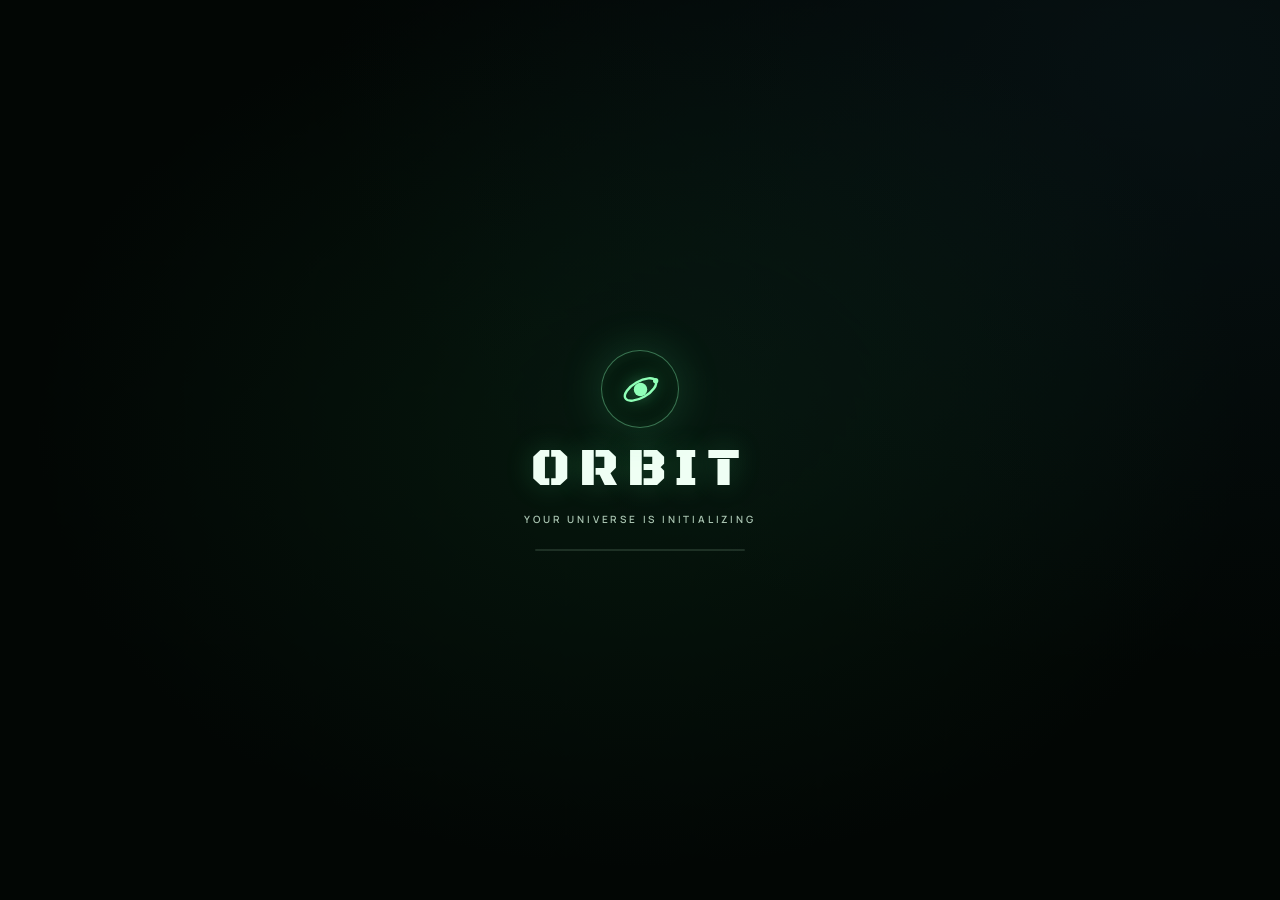
<file: index.html>
<!DOCTYPE html>

<html lang="en">

<head>
    <meta charset="UTF-8">
    <meta name="viewport" content="width=device-width, initial-scale=1.0">


<meta http-equiv="refresh" content="0; url=signup.html">

<title>ORBIT</title>

<style>
    body {
        background-color: #050510;
        color: white;
        font-family: Arial, sans-serif;
        display: flex;
        justify-content: center;
        align-items: center;
        height: 100vh;
        margin: 0;
    }

    p {
        font-size: 16px;
    }

    a {
        color: #8b7cff;
    }
</style>


</head>

<body>


<p>
    Redirecting to ORBIT...
    <br><br>
    If you are not redirected,
    <a href="signup.html">open ORBIT</a>.
</p>


</body>

</html>
</file>
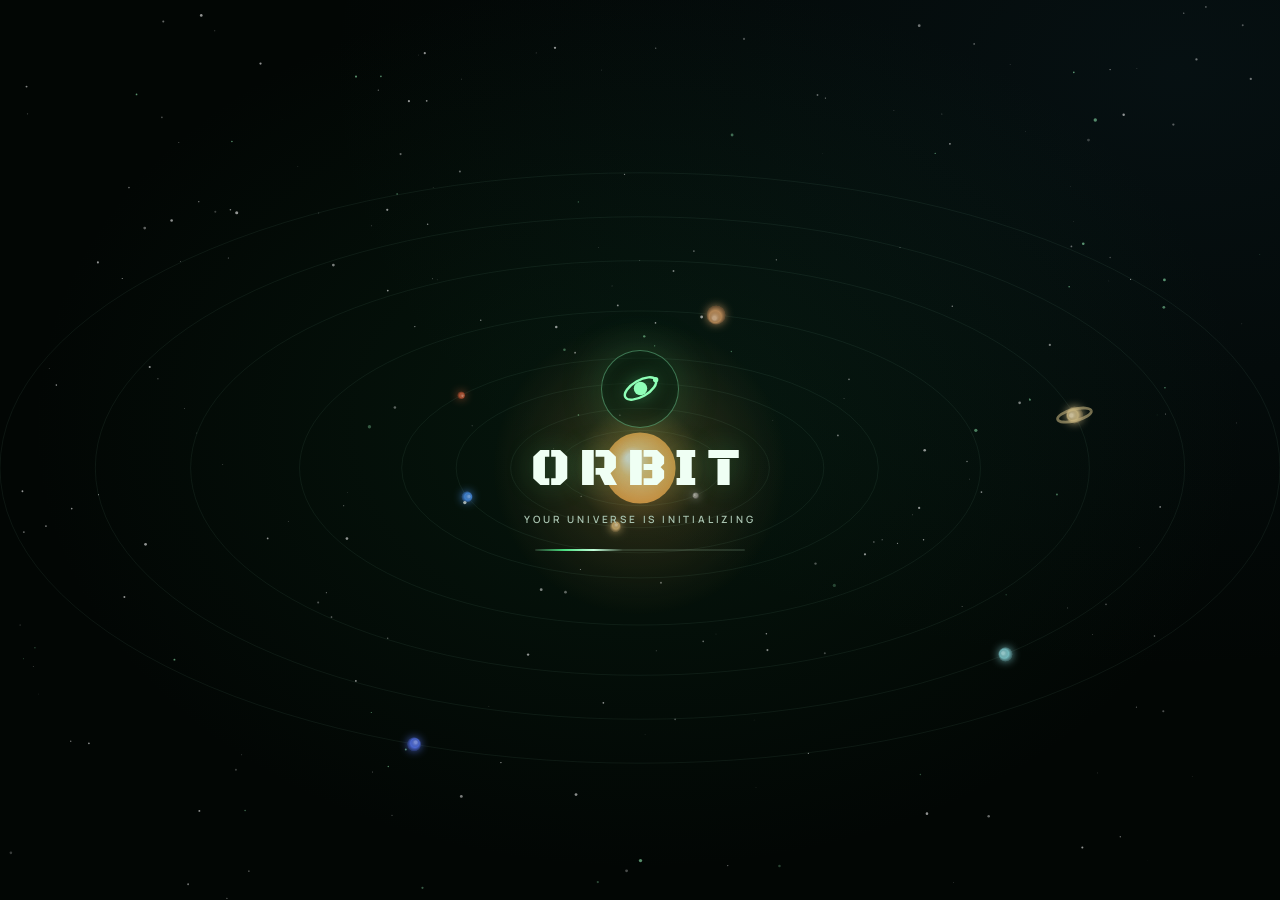
<file: login.html>
<!DOCTYPE html>
<html lang="en">
<head>
    <meta charset="UTF-8">
    <meta name="viewport" content="width=device-width, initial-scale=1.0">

    <title>ORBIT AI | Login</title>

    <link rel="preconnect" href="https://fonts.googleapis.com">
    <link rel="preconnect" href="https://fonts.gstatic.com" crossorigin>
    <link href="https://fonts.googleapis.com/css2?family=Zen+Dots&display=swap" rel="stylesheet">

    <link href="https://fonts.googleapis.com/css2?family=Black+Ops+One&family=Manrope:wght@400;500;600;700;800&display=swap" rel="stylesheet">

    <style>
        :root {
            --green: #39ff88;
            --green-light: #a7ffc9;
            --background: #030a06;
            --muted: #9bad9f;
        }

        * {
            box-sizing: border-box;
            margin: 0;
            padding: 0;
        }

        body {
            min-height: 100vh;
            font-family: "Manrope", sans-serif;
            color: #f4fff7;
            background: var(--background);
        }

        /* MAIN LAYOUT */

        .login-page {
            min-height: 100vh;
            display: grid;
            grid-template-columns: 1.08fr 0.92fr;
        }

        /* LEFT BRANDING PANEL */

        .intro-panel {
            position: relative;
            min-height: 100vh;
            padding: 45px clamp(30px, 5vw, 80px);

            display: flex;
            flex-direction: column;
            justify-content: space-between;

            overflow: hidden;

            background:
                radial-gradient(
                    circle at 15% 25%,
                    rgba(22, 163, 74, 0.18),
                    transparent 40%
                ),
                radial-gradient(
                    circle at 85% 80%,
                    rgba(57, 255, 136, 0.09),
                    transparent 35%
                ),
                linear-gradient(135deg, #06180d, #031008 70%, #020704);

            border-right: 1px solid rgba(57, 255, 136, 0.12);
        }

        .intro-panel::before {
            content: "";
            position: absolute;
            inset: 0;

            background-image:
                linear-gradient(rgba(57,255,136,0.025) 1px, transparent 1px),
                linear-gradient(90deg, rgba(57,255,136,0.025) 1px, transparent 1px);

            background-size: 45px 45px;
            pointer-events: none;
        }

        /* HEADER */

        .intro-top {
            position: relative;
            z-index: 2;

            display: flex;
            align-items: center;
            justify-content: space-between;
            gap: 15px;
        }

        .brand {
            font-family: "Black Ops One", sans-serif;
            font-size: 32px;
            letter-spacing: 3px;

            color: white;
            text-shadow: 0 0 12px rgba(57,255,136,0.45);
        }

        .brand span {
            color: var(--green);
        }

        .status-pill {
            display: flex;
            align-items: center;
            gap: 9px;

            padding: 9px 14px;

            border: 1px solid rgba(57,255,136,0.22);
            border-radius: 50px;

            background: rgba(57,255,136,0.06);

            color: var(--green-light);
            font-size: 10px;
            font-weight: bold;
            letter-spacing: 1.5px;
        }

        .status-dot {
            width: 7px;
            height: 7px;
            border-radius: 50%;
            background: var(--green);
            box-shadow: 0 0 10px var(--green);
        }

        /* INTRODUCTION */

        .intro-content {
            position: relative;
            z-index: 2;

            max-width: 620px;
            margin: 65px 0;
        }

        .eyebrow {
            margin-bottom: 22px;

            color: var(--green);
            font-size: 11px;
            font-weight: bold;
            letter-spacing: 3px;
        }

        .intro-content h1 {
            max-width: 650px;

            font-size: clamp(42px, 5vw, 72px);
            line-height: 1.04;
            letter-spacing: -2.5px;

            color: #f1fff5;
        }

        .intro-content h1 span {
            display: block;
            color: var(--green);
            text-shadow: 0 0 30px rgba(57,255,136,0.16);
        }

        .intro-description {
            max-width: 470px;
            margin-top: 25px;

            color: #a7b9ad;
            font-size: 16px;
            line-height: 1.85;
        }

        /* FEATURES */

        .feature-row {
            display: flex;
            flex-wrap: wrap;
            gap: 12px;
            margin-top: 38px;
        }

        .feature-item {
            display: flex;
            align-items: center;
            gap: 10px;

            padding: 13px 15px;

            background: rgba(255,255,255,0.035);
            border: 1px solid rgba(57,255,136,0.15);
            border-radius: 12px;
        }

        .feature-item span {
            color: var(--green);
            font-size: 10px;
            font-weight: bold;
        }

        .feature-item p {
            color: #d8e8dd;
            font-size: 12px;
            font-weight: bold;
        }

        /* ORBIT GRAPHIC */

        .orbit-art {
            position: absolute;
            width: 260px;
            height: 260px;

            right: -70px;
            bottom: 95px;

            opacity: 0.35;
            pointer-events: none;
        }

        .orbit-ring {
            position: absolute;
            inset: 0;
            border: 1px solid var(--green);
            border-radius: 50%;
        }

        .ring-one {
            transform: rotateX(65deg) rotateZ(20deg);
        }

        .ring-two {
            transform: rotateY(65deg) rotateZ(-25deg);
        }

        .orbit-core {
            position: absolute;
            top: 50%;
            left: 50%;

            width: 75px;
            height: 75px;

            display: grid;
            place-items: center;

            transform: translate(-50%, -50%);

            border-radius: 50%;
            background: radial-gradient(circle, #39ff88, #087b38);

            color: #031008;
            font-family: "Black Ops One", sans-serif;
            font-size: 28px;

            box-shadow: 0 0 45px rgba(57,255,136,0.7);
        }

        .orbit-dot {
            position: absolute;
            top: 15px;
            right: 35px;

            width: 12px;
            height: 12px;

            border-radius: 50%;
            background: var(--green);
            box-shadow: 0 0 20px var(--green);
        }

        /* FOOTER */

        .intro-footer {
            position: relative;
            z-index: 2;

            display: flex;
            justify-content: space-between;
            gap: 15px;

            color: #668373;
            font-size: 10px;
            font-weight: bold;
            letter-spacing: 1.5px;
        }

        /* RIGHT LOGIN PANEL */

        .login-panel {
            min-height: 100vh;

            display: flex;
            flex-direction: column;
            justify-content: center;
            align-items: center;

            padding: 45px;

            background:
                radial-gradient(circle at 50% 40%,
                rgba(22,163,74,0.09), transparent 55%),
                #050c08;
        }

        /* LOGIN CARD */

        #loginForm {
            width: 100%;
            max-width: 440px;

            padding: 43px 38px;

            background: linear-gradient(
                145deg,
                rgba(13,32,19,0.96),
                rgba(5,18,10,0.98)
            );

            border: 1px solid rgba(57,255,136,0.23);
            border-radius: 23px;

            box-shadow:
                0 25px 70px rgba(0,0,0,0.45),
                0 0 40px rgba(34,197,94,0.07);

            animation: cardEnter 0.7s ease both;
        }

        .card-kicker {
            display: inline-block;
            margin-bottom: 19px;
            padding: 7px 11px;

            color: var(--green);
            background: rgba(57,255,136,0.08);

            border: 1px solid rgba(57,255,136,0.15);
            border-radius: 6px;

            font-size: 10px;
            font-weight: bold;
            letter-spacing: 2px;
        }

        #loginForm h2 {
            margin-bottom: 12px;

            color: #f1fff5;
            font-size: 29px;
            letter-spacing: -0.8px;
        }

        .card-description {
            margin-bottom: 32px;

            color: var(--muted);
            font-size: 14px;
            line-height: 1.7;
        }

        /* INPUTS */

        .form-field {
            margin-bottom: 22px;
        }

        .a1 {
            display: block;
            margin-bottom: 10px;

            color: #d9f5e2;
            font-size: 13px;
            font-weight: bold;
        }

        #loginForm input {
            width: 100%;
            height: 53px;
            padding: 0 16px;

            background: #07150c;
            color: white;

            border: 1px solid #294a34;
            border-radius: 11px;

            font-family: inherit;
            font-size: 14px;
            outline: none;

            transition: 0.3s ease;
        }

        #loginForm input::placeholder {
            color: #718679;
        }

        #loginForm input:focus {
            border-color: var(--green);

            box-shadow:
                0 0 0 3px rgba(57,255,136,0.09),
                0 0 18px rgba(57,255,136,0.12);
        }

        /* LOGIN BUTTON */

        .abc {
            width: 100%;
            height: 54px;

            display: flex;
            align-items: center;
            justify-content: space-between;

            margin-top: 8px;
            padding: 0 19px;

            background: linear-gradient(110deg, #16b953, #39ff88);
            color: #031008;

            border: none;
            border-radius: 11px;

            font-size: 14px;
            font-weight: bold;

            cursor: pointer;
            box-shadow: 0 8px 25px rgba(57,255,136,0.16);

            transition: 0.3s ease;
        }

        .abc:hover {
            transform: translateY(-3px);
            box-shadow: 0 12px 32px rgba(57,255,136,0.3);
        }

        .abc:active {
            transform: translateY(0);
        }

        .button-arrow {
            font-size: 21px;
        }

        /* SIGNUP LINK */

        .switch {
            margin-top: 25px;

            color: #9aafa0;
            text-align: center;
            font-size: 13px;
        }

        .switch a {
            margin-left: 4px;

            color: var(--green);
            font-weight: bold;
            text-decoration: none;

            transition: 0.2s ease;
        }

        .switch a:hover {
            color: white;
        }

        .card-note {
            display: flex;
            align-items: center;
            justify-content: center;
            gap: 8px;

            margin-top: 30px;
            padding-top: 20px;

            border-top: 1px solid rgba(57,255,136,0.12);

            color: #789482;
            font-size: 11px;
        }

        .card-note span {
            color: var(--green);
        }

        .panel-footer {
            margin-top: 28px;

            color: #536d5b;
            font-size: 9px;
            font-weight: bold;
            letter-spacing: 2px;
        }

        /* ANIMATION */

        @keyframes cardEnter {
            from {
                opacity: 0;
                transform: translateY(18px);
            }

            to {
                opacity: 1;
                transform: translateY(0);
            }
        }

        /* RESPONSIVE DESIGN */

        @media (max-width: 900px) {
            .login-page {
                grid-template-columns: 1fr;
            }

            .intro-panel {
                min-height: auto;
                padding: 32px 35px;
                border-right: none;
                border-bottom: 1px solid rgba(57,255,136,0.12);
            }

            .intro-content {
                margin: 55px 0 35px;
            }

            .intro-content h1 {
                font-size: clamp(38px, 7vw, 55px);
            }

            .orbit-art {
                width: 180px;
                height: 180px;
                right: -60px;
                bottom: 35px;
            }

            .login-panel {
                min-height: auto;
                padding: 45px 25px;
            }
        }

        @media (max-width: 520px) {
            .intro-panel {
                padding: 26px 22px;
            }

            .brand {
                font-size: 27px;
            }

            .status-pill {
                font-size: 8px;
                padding: 8px 10px;
            }

            .intro-content {
                margin: 45px 0 25px;
            }

            .intro-content h1 {
                font-size: 42px;
                letter-spacing: -1.5px;
            }

            .intro-description {
                font-size: 14px;
            }

            .feature-row {
                gap: 8px;
            }

            .feature-item {
                padding: 10px;
            }

            .feature-item p {
                font-size: 10px;
            }

            .orbit-art {
                display: none;
            }

            .intro-footer {
                font-size: 8px;
            }

            .login-panel {
                padding: 35px 18px;
            }

            #loginForm {
                padding: 32px 23px;
            }

            #loginForm h2 {
                font-size: 25px;
            }
        }

        @media (prefers-reduced-motion: reduce) {
            *,
            *::before,
            *::after {
                animation: none !important;
                transition: none !important;
            }
        }

/* ===== Animated button ===== */
.abc {
    position: relative;
    overflow: hidden;
    isolation: isolate;
    font-family: inherit;
}

.abc::before {
    content: "";
    position: absolute;
    inset: 0;
    z-index: -1;
    background: linear-gradient(110deg, transparent 30%, rgba(255,255,255,0.5) 50%, transparent 70%);
    transform: translateX(-120%);
    transition: transform 0.7s ease;
}

.abc:hover::before { transform: translateX(120%); }

.abc .button-arrow {
    display: inline-block;
    transition: transform 0.3s cubic-bezier(0.34, 1.4, 0.5, 1);
}

.abc:hover .button-arrow { animation: arrowNudge 0.9s ease-in-out infinite; }

@keyframes arrowNudge {
    0%, 100% { transform: translateX(0); }
    50% { transform: translateX(9px); }
}
    </style>
    <link rel="stylesheet" href="orbit-universe.css">
</head>

<body>

<main class="login-page">

    <!-- LEFT: ORBIT BRANDING -->

    <section class="intro-panel" data-solar data-solar-cx=".68" data-solar-cy=".55" data-solar-alpha=".8">

        <header class="intro-top">

            <a class="brand" href="orbithome.html" aria-label="ORBIT home">ORBIT<span>.</span></a>

            <div class="status-pill">
                <span class="status-dot"></span>
                AI WORKSPACE
            </div>

        </header>

        <div class="intro-content">

            <p class="eyebrow">GOOD TO HAVE YOU BACK</p>

            <h1>
                Your ideas.
                <span>Your universe.</span>
            </h1>

            <p class="intro-description">
                Step back into ORBIT. Continue exploring AI,
                experimenting with ideas, and discovering
                what's possible.
            </p>

            <div class="feature-row">

                <div class="feature-item">
                    <span>01</span>
                    <p>Explore ideas</p>
                </div>

                <div class="feature-item">
                    <span>02</span>
                    <p>Think bigger</p>
                </div>

                <div class="feature-item">
                    <span>03</span>
                    <p>Create more</p>
                </div>

            </div>

        </div>

        <div class="orbit-art" aria-hidden="true">
            <div class="orbit-ring ring-one"></div>
            <div class="orbit-ring ring-two"></div>
            <div class="orbit-core">O</div>
            <div class="orbit-dot"></div>
        </div>

        <footer class="intro-footer">
            <span>YOUR IDEAS. YOUR UNIVERSE.</span>
            <span>ORBIT AI © 2026</span>
        </footer>

    </section>


    <!-- RIGHT: LOGIN FORM -->

    <section class="login-panel">

        <form id="loginForm">

            <div class="card-kicker">WELCOME BACK</div>

            <h2>Log in to ORBIT</h2>

            <p class="card-description">
                Pick up where your curiosity left off.
                Your next idea starts here.
            </p>

            <div class="form-field">

                <label class="a1" for="username">
                    Username
                </label>

                <input
                    type="text"
                    id="username"
                    placeholder="Enter your username"
                    autocomplete="username"
                    required
                >

            </div>

            <div class="form-field">

                <label class="a1" for="password">
                    Password
                </label>

                <input
                    type="password"
                    id="password"
                    placeholder="Enter your password"
                    autocomplete="current-password"
                    required
                >

            </div>

            <button class="abc" type="submit">
                <span>Log in</span>
                <span class="button-arrow">→</span>
            </button>

            <p class="switch">
                New here?
                <a href="signup.html">Create an account</a>
            </p>

            <div class="card-note">
                <span>✦</span>
                A little space for big ideas.
            </div>

        </form>

        <p class="panel-footer">
            MADE FOR THE CURIOUS.
        </p>

    </section>

</main>

<script src="solar.js"></script>
<script src="orbit-universe.js"></script>
<script src="orbit-config.js"></script>
<script src="login.js"></script>

</body>
</html>
</file>
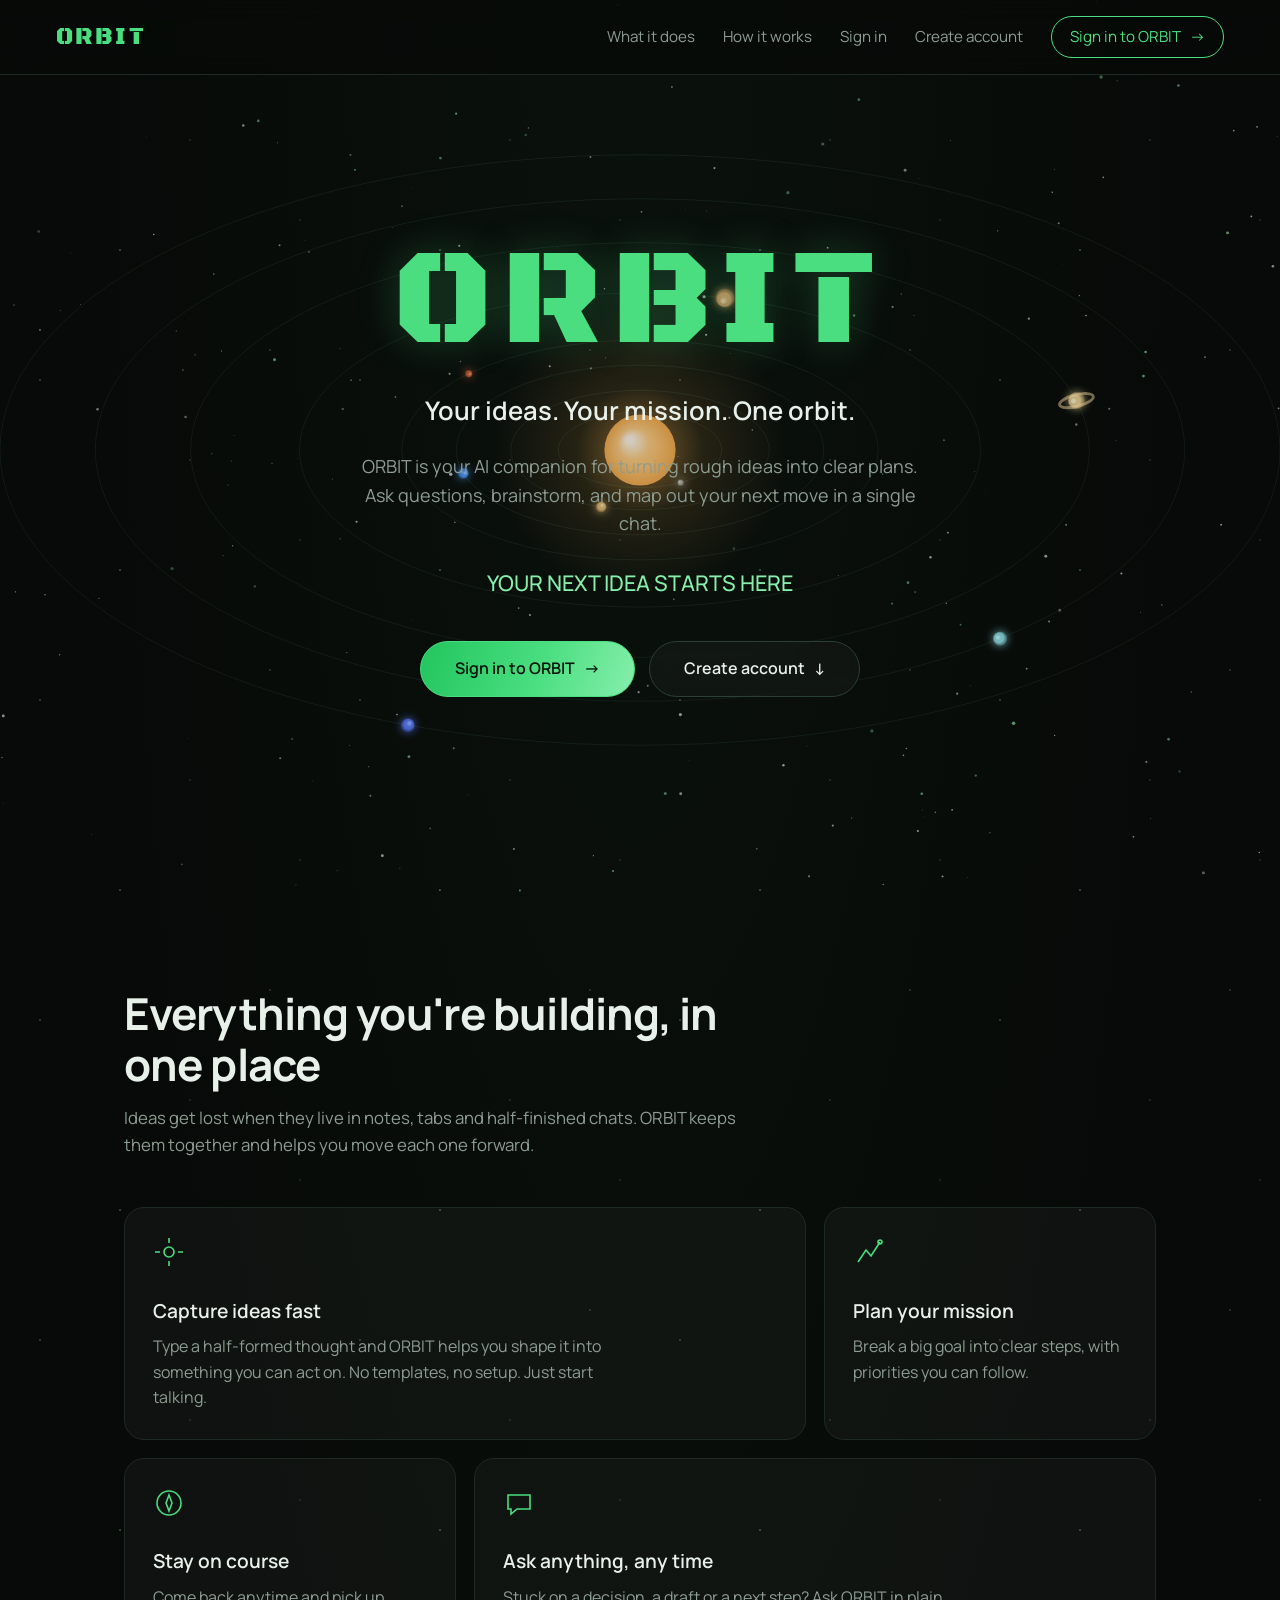
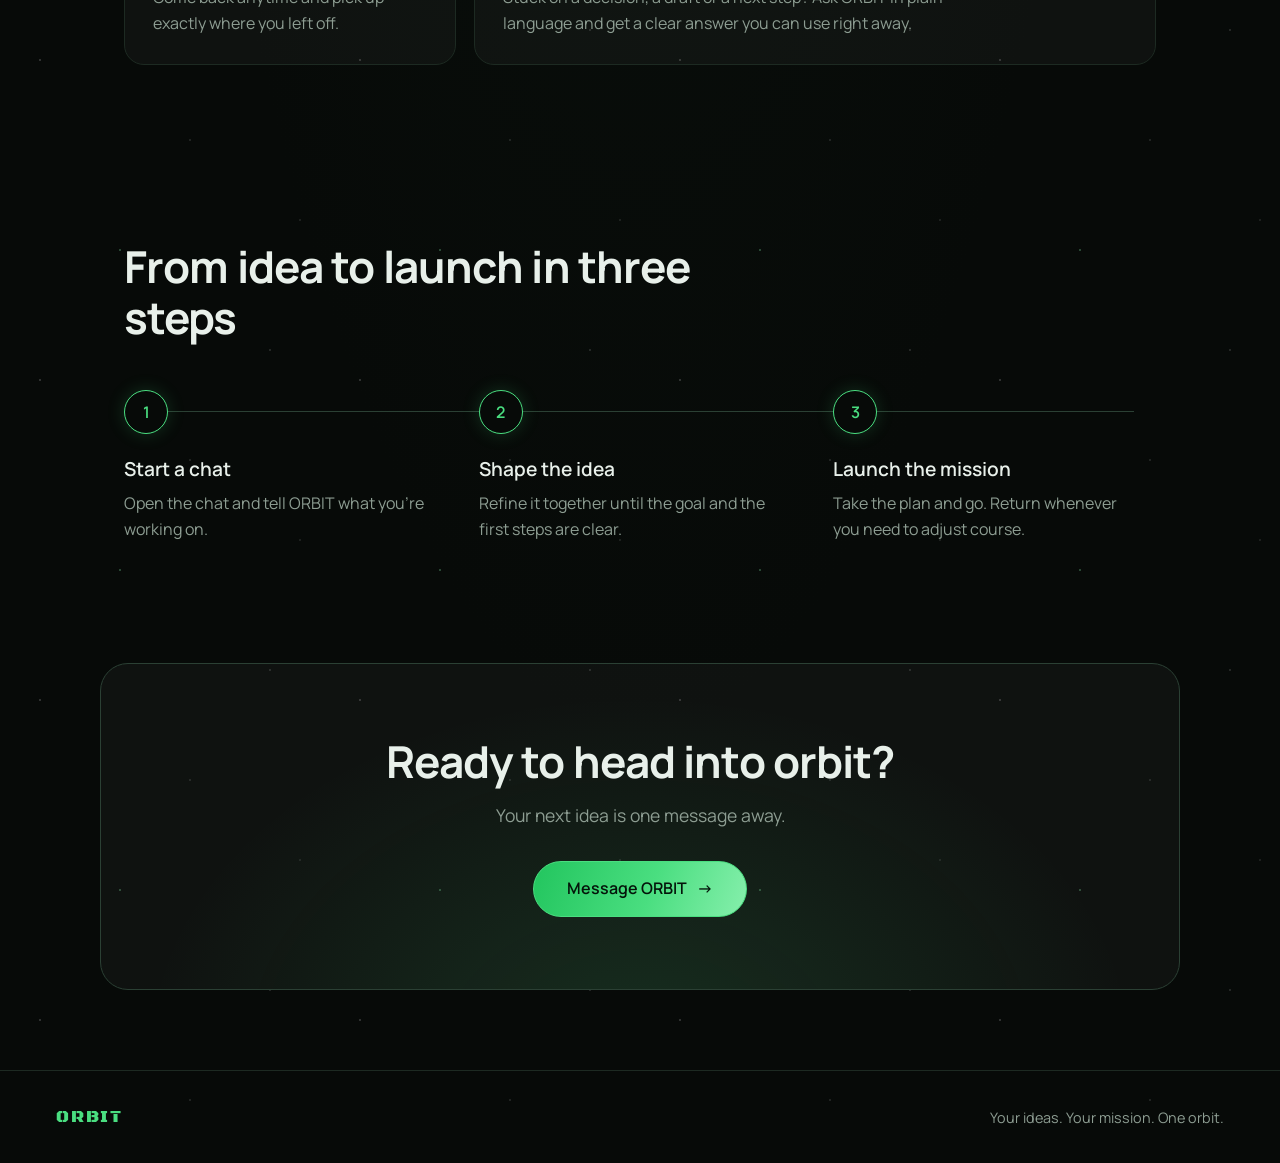
<file: orbithome.html>
<!DOCTYPE html>
<html lang="en">
<head>
    <meta charset="UTF-8">
    <meta name="viewport" content="width=device-width, initial-scale=1.0">
    <title>ORBIT | Home</title>

    <link rel="stylesheet" href="orbithome.css">

    <link rel="preconnect" href="https://fonts.googleapis.com">
    <link rel="preconnect" href="https://fonts.gstatic.com" crossorigin>
   <link href="https://fonts.googleapis.com/css2?family=Black+Ops+One&family=Manrope:wght@400;500;600;700;800&display=swap" rel="stylesheet">
</head>

<body>

    <header class="nav">
        <a class="brand" href="#top">ORBIT</a>
        <nav class="nav-links" aria-label="Main">
            <a href="#about">What it does</a>
            <a href="#how">How it works</a>
            <a href="login.html" id="auth-login">Sign in</a>
            <a href="signup.html" id="auth-signup">Create account</a>
            <a class="nav-cta" id="main-cta" href="chatinterface.html">Message ORBIT</a>
        </nav>
    </header>

    <main id="top">

        <!-- HERO -->
        <section class="hero" data-solar data-solar-alpha=".7">
            <h1 class="header1">ORBIT</h1>
            <p class="header2">Your ideas. Your mission. One orbit.</p>
            <p class="lead">
                ORBIT is your AI companion for turning rough ideas into clear plans.
                Ask questions, brainstorm, and map out your next move in a single chat.
            </p>

            <!-- orbithome.js fills this in -->
            <h2 id="welcome" class="welcome"></h2>

            <div class="actions">
                <a class="cta" id="hero-cta" href="chatinterface.html">Message ORBIT</a>
                <a class="ghost" href="signup.html" id="hero-secondary">Create account</a>
            </div>
        </section>

        <!-- WHAT IT DOES -->
        <section class="section" id="about">
            <div class="section-head">
                <h2>Everything you're building, in one place</h2>
                <p>
                    Ideas get lost when they live in notes, tabs and half-finished chats.
                    ORBIT keeps them together and helps you move each one forward.
                </p>
            </div>

            <div class="bento">
                <article class="card card-wide">
                    <svg class="icon" viewBox="0 0 32 32" fill="none" stroke="currentColor" stroke-width="1.6" aria-hidden="true">
                        <circle cx="16" cy="16" r="5"/>
                        <path d="M16 2v5M16 25v5M2 16h5M25 16h5"/>
                    </svg>
                    <h3>Capture ideas fast</h3>
                    <p>
                        Type a half-formed thought and ORBIT helps you shape it into something
                        you can act on. No templates, no setup. Just start talking.
                    </p>
                </article>

                <article class="card">
                    <svg class="icon" viewBox="0 0 32 32" fill="none" stroke="currentColor" stroke-width="1.6" aria-hidden="true">
                        <path d="M5 26 13 14l5 6 9-14"/>
                        <circle cx="27" cy="6" r="2"/>
                    </svg>
                    <h3>Plan your mission</h3>
                    <p>Break a big goal into clear steps, with priorities you can follow.</p>
                </article>

                <article class="card">
                    <svg class="icon" viewBox="0 0 32 32" fill="none" stroke="currentColor" stroke-width="1.6" aria-hidden="true">
                        <circle cx="16" cy="16" r="12"/>
                        <path d="m16 8 3 8-3 8-3-8 3-8Z"/>
                    </svg>
                    <h3>Stay on course</h3>
                    <p>Come back anytime and pick up exactly where you left off.</p>
                </article>

                <article class="card card-wide">
                    <svg class="icon" viewBox="0 0 32 32" fill="none" stroke="currentColor" stroke-width="1.6" aria-hidden="true">
                        <path d="M5 8h22v14H14l-6 5v-5H5V8Z"/>
                    </svg>
                    <h3>Ask anything, any time</h3>
                    <p>
                        Stuck on a decision, a draft or a next step? Ask ORBIT in plain language
                        and get a clear answer you can use right away.
                    </p>
                </article>
            </div>
        </section>

        <!-- HOW IT WORKS -->
        <section class="section" id="how">
            <div class="section-head">
                <h2>From idea to launch in three steps</h2>
            </div>

            <ol class="steps">
                <li>
                    <span class="step-num">1</span>
                    <h3>Start a chat</h3>
                    <p>Open the chat and tell ORBIT what you're working on.</p>
                </li>
                <li>
                    <span class="step-num">2</span>
                    <h3>Shape the idea</h3>
                    <p>Refine it together until the goal and the first steps are clear.</p>
                </li>
                <li>
                    <span class="step-num">3</span>
                    <h3>Launch the mission</h3>
                    <p>Take the plan and go. Return whenever you need to adjust course.</p>
                </li>
            </ol>
        </section>

        <!-- FINAL CTA -->
        <section class="final">
            <h2>Ready to head into orbit?</h2>
            <p>Your next idea is one message away.</p>
            <a class="cta" href="chatinterface.html">Message ORBIT</a>
        </section>

    </main>

    <footer class="footer">
        <span class="brand brand-small">ORBIT</span>
        <span>Your ideas. Your mission. One orbit.</span>
    </footer>

    <script src="solar.js"></script>
    <script src="orbithome.js"></script>
</body>
</html>
</file>
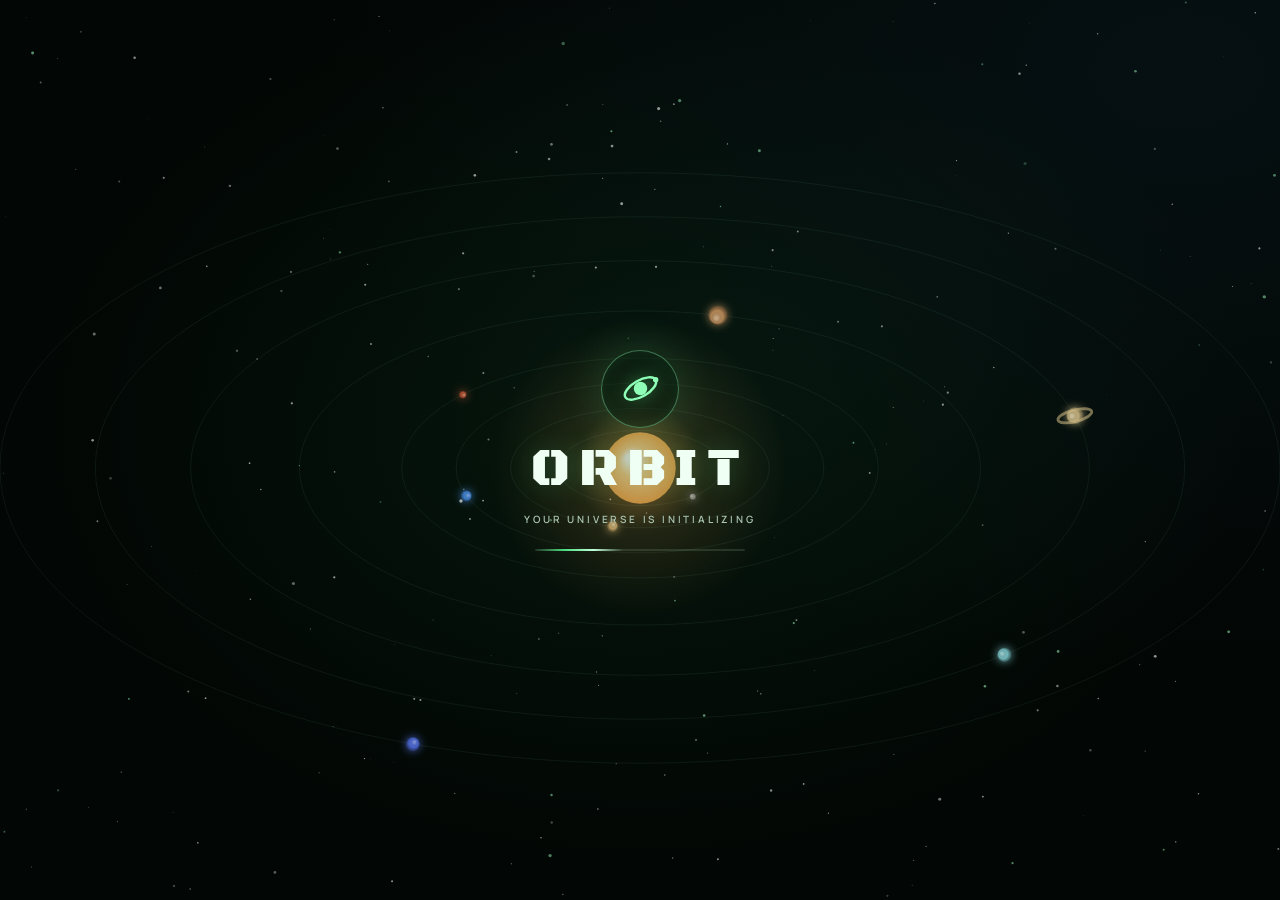
<file: signup.html>
<!DOCTYPE html>
<html lang="en">
<head>
    <meta charset="UTF-8">
    <meta name="viewport" content="width=device-width, initial-scale=1.0">
    <title>ORBIT AI | Create Account</title>

    <link rel="stylesheet" href="signup.css">

    <link rel="preconnect" href="https://fonts.googleapis.com">
    <link rel="preconnect" href="https://fonts.gstatic.com" crossorigin>
    <link href="https://fonts.googleapis.com/css2?family=Zen+Dots&display=swap" rel="stylesheet">

    <link href="https://fonts.googleapis.com/css2?family=Black+Ops+One&family=Manrope:wght@400;500;600;700;800&display=swap" rel="stylesheet">
    <link rel="stylesheet" href="orbit-universe.css">
</head>

<body>

<main class="signup-page">

    <!-- LEFT: BRANDING AND INTRODUCTION -->
    <section class="intro-panel" data-solar data-solar-cx=".68" data-solar-cy=".55" data-solar-alpha=".8">

        <header class="intro-top">
            <a class="brand" href="orbithome.html" aria-label="ORBIT home">ORBIT<span>.</span></a>

            <div class="status-pill">
                <span class="status-dot"></span>
                AI WORKSPACE
            </div>
        </header>

        <div class="intro-content">

            <p class="eyebrow">WELCOME TO A NEW POSSIBILITY</p>

            <h1>
                Big ideas deserve
                <span>room to orbit.</span>
            </h1>

            <p class="intro-description">
                Meet ORBIT — a space to explore AI,
                experiment with ideas, and make your
                next step happen.
            </p>

            <div class="feature-row">
                <div class="feature-item">
                    <span>01</span>
                    <p>Explore ideas</p>
                </div>

                <div class="feature-item">
                    <span>02</span>
                    <p>Think bigger</p>
                </div>

                <div class="feature-item">
                    <span>03</span>
                    <p>Create more</p>
                </div>
            </div>

        </div>

        <div class="orbit-art" aria-hidden="true">
            <div class="orbit-ring ring-one"></div>
            <div class="orbit-ring ring-two"></div>
            <div class="orbit-core">O</div>
            <div class="orbit-dot"></div>
        </div>

        <footer class="intro-footer">
            <span>YOUR IDEAS. YOUR UNIVERSE.</span>
            <span>ORBIT AI © 2026</span>
        </footer>

    </section>


    <!-- RIGHT: SIGNUP FORM -->
    <section class="signup-panel">

        <div class="signup-card">

            <div class="card-kicker">GET STARTED</div>

            <h2>Create your account</h2>

            <p class="card-description">
                Your starting point for exploring ORBIT.
                Create an account to get started.
            </p>

            <form id="signupForm">

                <div class="form-field">
                    <label for="username">Username</label>

                    <input
                        type="text"
                        id="username"
                        name="username"
                        placeholder="Choose a username"
                        autocomplete="username"
                        required
                    >
                </div>

                <div class="form-field">
                    <label for="password">Password</label>

                    <input
                        type="password"
                        id="password"
                        name="password"
                        placeholder="Create a password"
                        autocomplete="new-password"
                        required
                    >
                </div>

                <button class="abc" type="submit">
                    <span>Create account</span>
                    <span class="button-arrow">→</span>
                </button>

            </form>

            <p class="switch">
                Already have an account?
                <a href="login.html">Log in</a>
            </p>

            <div class="card-note">
                <span>✦</span>
                A little space for big ideas.
            </div>

        </div>

        <p class="panel-footer">
            MADE FOR THE CURIOUS.
        </p>

    </section>

</main>

<script src="solar.js"></script>
<script src="orbit-universe.js"></script>
<script src="orbit-config.js"></script>
<script src="signup.js"></script>

</body>
</html>
</file>
<file: orbit-universe.css>
/* ORBIT universe layer: shared by every page */
.orbit-splash{position:fixed;inset:0;z-index:99999;display:grid;place-items:center;overflow:hidden;isolation:isolate;background:#020604;color:#effff4;opacity:1;visibility:visible;transition:opacity .75s ease,visibility .75s ease}.orbit-splash.is-leaving{opacity:0;visibility:hidden;pointer-events:none}.orbit-splash::before{content:"";position:absolute;inset:-20%;z-index:-1;pointer-events:none;background:radial-gradient(ellipse at 50% 48%,rgba(20,90,49,.2),transparent 48%),radial-gradient(ellipse at 80% 20%,rgba(36,90,120,.12),transparent 42%);animation:universeBreath 7s ease-in-out infinite alternate}.orbit-splash .solar-canvas{opacity:.88}.orbit-splash-content{position:relative;z-index:2;display:flex;flex-direction:column;align-items:center;gap:15px;width:min(90vw,520px);text-align:center;pointer-events:none}.orbit-splash-mark{display:grid;place-items:center;width:78px;height:78px;border:1px solid rgba(137,255,183,.4);border-radius:50%;color:#8fffb7;background:rgba(5,23,13,.48);box-shadow:0 0 45px rgba(74,222,128,.2),inset 0 0 25px rgba(74,222,128,.1);animation:splashPulse 2.8s ease-in-out infinite}.orbit-splash-mark svg{width:43px;height:43px;filter:drop-shadow(0 0 9px rgba(74,222,128,.55))}.orbit-splash-title{margin:0;font:400 clamp(32px,7vw,54px)/1 "Black Ops One","Manrope",sans-serif;letter-spacing:.16em;text-shadow:0 0 28px rgba(74,222,128,.24)}.orbit-splash-subtitle{color:#a9c4b1;font:600 10px/1.4 "Manrope",sans-serif;letter-spacing:.28em;text-transform:uppercase}.orbit-splash-track{width:min(210px,55vw);height:2px;margin-top:8px;overflow:hidden;background:rgba(173,222,190,.15);border-radius:9px}.orbit-splash-track::after{content:"";display:block;width:42%;height:100%;border-radius:inherit;background:linear-gradient(90deg,transparent,#4ade80,#c2ffda,transparent);animation:splashLoad 1.35s ease-in-out infinite}.orbit-flight{position:absolute;z-index:1;left:-12vw;top:24%;width:44px;height:44px;color:#d8ffe6;filter:drop-shadow(0 0 10px rgba(130,255,184,.8));animation:planeTransit 5.8s cubic-bezier(.42,0,.58,1) infinite}.orbit-flight svg{width:100%;height:100%;transform:rotate(-12deg)}.orbit-flight::after{content:"";position:absolute;width:90px;height:1px;right:30px;top:22px;background:linear-gradient(90deg,transparent,rgba(157,255,194,.5))}@keyframes splashLoad{from{transform:translateX(-130%)}to{transform:translateX(260%)}}@keyframes splashPulse{50%{transform:scale(1.055);box-shadow:0 0 65px rgba(74,222,128,.3),inset 0 0 30px rgba(74,222,128,.15)}}@keyframes universeBreath{to{transform:scale(1.08) rotate(3deg);opacity:.7}}@keyframes planeTransit{0%{transform:translate3d(0,0,0) rotate(-5deg);opacity:0}12%{opacity:.9}80%{opacity:.8}100%{transform:translate3d(125vw,-13vh,0) rotate(8deg);opacity:0}}@media(prefers-reduced-motion:reduce){.orbit-splash *,.orbit-splash::before{animation-duration:.01ms!important;animation-iteration-count:1!important}.orbit-splash{transition:none}}
</file>
<file: orbithome.css>
:root {
    --bg: #070a08;
    --surface: rgba(255, 255, 255, 0.03);
    --text: #e8f0ea;
    --muted: #8d9d92;
    --line: #1d2a22;
    --line-strong: #2b4034;
    --accent: #4ade80;
    --accent-soft: #86efac;
    --radius: 20px;
}

*,
*::before,
*::after {
    box-sizing: border-box;
}

html {
    scroll-behavior: smooth;
    scroll-padding-top: 5rem;
}

body {
    margin: 0;
    color: var(--text);
   font-family: "Manrope", sans-serif;
    line-height: 1.6;
    -webkit-font-smoothing: antialiased;
    background-color: var(--bg);
    /* faint star field */
    background-image:
        radial-gradient(1px 1px at 40px 60px, rgba(255, 255, 255, 0.55), transparent),
        radial-gradient(1px 1px at 190px 140px, rgba(255, 255, 255, 0.35), transparent),
        radial-gradient(1.5px 1.5px at 120px 250px, rgba(134, 239, 172, 0.5), transparent),
        radial-gradient(1px 1px at 270px 30px, rgba(255, 255, 255, 0.4), transparent),
        radial-gradient(1px 1px at 300px 220px, rgba(255, 255, 255, 0.3), transparent),
        radial-gradient(ellipse at 50% 0%, #11201657 0%, transparent 60%);
    background-size: 320px 320px, 320px 320px, 320px 320px, 320px 320px, 320px 320px, 100% 100%;
    background-repeat: repeat, repeat, repeat, repeat, repeat, no-repeat;
}

a {
    color: inherit;
    text-decoration: none;
}

h1, h2, h3, p {
    margin: 0;
}

:focus-visible {
    outline: 2px solid var(--accent);
    outline-offset: 4px;
    border-radius: 6px;
}

/* ---------- Navigation ---------- */

.nav {
    position: fixed;
    top: 0;
    left: 0;
    right: 0;
    z-index: 20;
    display: flex;
    align-items: center;
    justify-content: space-between;
    padding: 1rem clamp(1.25rem, 5vw, 3.5rem);
    background: rgba(7, 10, 8, 0.72);
    backdrop-filter: blur(12px);
    -webkit-backdrop-filter: blur(12px);
    border-bottom: 1px solid var(--line);
}

.brand {
    font-family: "Black Ops One", system-ui, sans-serif;
    font-size: 1.5rem;
    letter-spacing: 0.1em;
    color: var(--accent);
}

.nav-links {
    display: flex;
    align-items: center;
    gap: 1.75rem;
    font-size: 0.95rem;
    color: var(--muted);
}

.nav-links a {
    transition: color 200ms ease;
}

.nav-links a:hover {
    color: var(--text);
}

.nav-links .nav-cta {
    padding: 0.5rem 1.1rem;
    border: 1px solid var(--accent);
    border-radius: 999px;
    color: var(--accent);
    transition: background-color 200ms ease, color 200ms ease;
}

.nav-links .nav-cta:hover {
    background: var(--accent);
    color: var(--bg);
}

/* ---------- Hero ---------- */

.hero {
    position: relative;
    min-height: 100vh;
    display: flex;
    flex-direction: column;
    align-items: center;
    justify-content: center;
    padding: 7rem 1.5rem 5rem;
    text-align: center;
    overflow: hidden;
}

.orbit-system {
    position: absolute;
    top: 50%;
    left: 50%;
    width: 0;
    height: 0;
    pointer-events: none;
}

.ring {
    position: absolute;
    top: 0;
    left: 0;
    border: 1px solid var(--line);
    border-radius: 50%;
    translate: -50% -50%;
    animation: spin linear infinite;
}

.ring-1 { width: min(420px, 78vw);  height: min(420px, 78vw);  animation-duration: 28s; }
.ring-2 { width: min(700px, 120vw); height: min(700px, 120vw); animation-duration: 52s; animation-direction: reverse; border-color: #16221a; }
.ring-3 { width: min(1000px, 170vw); height: min(1000px, 170vw); animation-duration: 90s; border-color: #111a14; }

.dot {
    position: absolute;
    top: -5px;
    left: 50%;
    width: 10px;
    height: 10px;
    margin-left: -5px;
    border-radius: 50%;
    background: var(--accent);
    box-shadow: 0 0 16px var(--accent);
}

.ring-2 .dot { width: 7px; height: 7px; top: -3.5px; margin-left: -3.5px; background: var(--accent-soft); }
.ring-3 .dot { width: 5px; height: 5px; top: -2.5px; margin-left: -2.5px; opacity: 0.7; }

@keyframes spin {
    to { rotate: 360deg; }
}

.header1 {
    position: relative;
    font-family: "Black Ops One", system-ui, sans-serif;
    font-size: clamp(4rem, 14vw, 8.5rem);
    font-weight: 400;
    line-height: 1;
    letter-spacing: 0.08em;
    color: var(--accent);
    text-shadow: 0 0 40px rgba(74, 222, 128, 0.25);
    transition: letter-spacing 600ms ease, color 250ms ease;
}

.header1:hover {
    color: var(--accent-soft);
    letter-spacing: 0.12em;
    cursor: default;
}

.header2 {
    position: relative;
    margin-top: 1.25rem;
    font-size: clamp(1.15rem, 2.8vw, 1.6rem);
    font-weight: 600;
    color: var(--text);
}

.lead {
    position: relative;
    max-width: 52ch;
    margin-top: 1.25rem;
    font-size: clamp(1rem, 2vw, 1.125rem);
    color: var(--muted);
}

.welcome {
    position: relative;
    margin-top: 1.75rem;
    font-size: clamp(1.1rem, 2.4vw, 1.35rem);
    font-weight: 500;
    color: var(--accent-soft);
}

.welcome:empty {
    display: none;
}

.actions {
    position: relative;
    display: flex;
    flex-wrap: wrap;
    justify-content: center;
    gap: 0.9rem;
    margin-top: 2.5rem;
}

/* ---------- Buttons ---------- */

.cta,
.ghost {
    display: inline-block;
    padding: 0.9rem 2.1rem;
    border-radius: 999px;
    font-size: 1rem;
    font-weight: 600;
    transition: background-color 200ms ease, color 200ms ease,
                border-color 200ms ease, box-shadow 200ms ease;
}

.cta {
    background: var(--accent);
    border: 1px solid var(--accent);
    color: #04140a;
}

.cta:hover {
    background: var(--accent-soft);
    border-color: var(--accent-soft);
    box-shadow: 0 0 28px rgba(74, 222, 128, 0.35);
}

.ghost {
    border: 1px solid var(--line-strong);
    color: var(--text);
}

.ghost:hover {
    border-color: var(--accent);
    color: var(--accent);
}

/* ---------- Sections ---------- */

.section {
    max-width: 1080px;
    margin: 0 auto;
    padding: 5.5rem 1.5rem;
}

.section-head {
    max-width: 640px;
    margin-bottom: 3rem;
}

.section-head h2,
.final h2 {
    font-size: clamp(1.8rem, 4.5vw, 2.75rem);
    font-weight: 700;
    line-height: 1.15;
    letter-spacing: -0.02em;
}

.section-head p {
    margin-top: 1rem;
    color: var(--muted);
    font-size: 1.05rem;
}

/* ---------- Feature grid ---------- */

.bento {
    display: grid;
    grid-template-columns: repeat(6, 1fr);
    gap: 1.1rem;
}

.card {
    grid-column: span 2;
    padding: 1.75rem;
    background: var(--surface);
    border: 1px solid var(--line);
    border-radius: var(--radius);
    transition: border-color 250ms ease;
}

.card:hover {
    border-color: var(--line-strong);
}

.card-wide {
    grid-column: span 4;
}

.card .icon {
    width: 32px;
    height: 32px;
    margin-bottom: 1.25rem;
    color: var(--accent);
}

.card h3 {
    font-size: 1.2rem;
    font-weight: 600;
    margin-bottom: 0.5rem;
}

.card p {
    color: var(--muted);
    max-width: 46ch;
}

/* ---------- Steps ---------- */

.steps {
    list-style: none;
    margin: 0;
    padding: 0;
    display: grid;
    grid-template-columns: repeat(3, 1fr);
    gap: 2rem;
    position: relative;
}

/* line connecting the steps */
.steps::before {
    content: "";
    position: absolute;
    top: 21px;
    left: 22px;
    right: 22px;
    height: 1px;
    background: var(--line-strong);
}

.steps li {
    position: relative;
}

.step-num {
    position: relative;
    display: grid;
    place-items: center;
    width: 44px;
    height: 44px;
    margin-bottom: 1.25rem;
    border-radius: 50%;
    background: var(--bg);
    border: 1px solid var(--accent);
    color: var(--accent);
    font-weight: 600;
    box-shadow: 0 0 18px rgba(74, 222, 128, 0.18);
}

.steps h3 {
    font-size: 1.2rem;
    font-weight: 600;
    margin-bottom: 0.4rem;
}

.steps p {
    color: var(--muted);
    max-width: 30ch;
}

/* ---------- Final call to action ---------- */

.final {
    max-width: 1080px;
    margin: 2rem auto 5rem;
    padding: clamp(2.5rem, 7vw, 4.5rem) 1.5rem;
    text-align: center;
    border: 1px solid var(--line-strong);
    border-radius: 28px;
    background: radial-gradient(ellipse at 50% 120%, rgba(74, 222, 128, 0.14), transparent 65%), var(--surface);
    width: calc(100% - 3rem);
}

.final p {
    margin: 0.9rem 0 2rem;
    color: var(--muted);
    font-size: 1.1rem;
}

/* ---------- Footer ---------- */

.footer {
    display: flex;
    flex-wrap: wrap;
    align-items: center;
    justify-content: space-between;
    gap: 0.75rem;
    padding: 2rem clamp(1.25rem, 5vw, 3.5rem);
    border-top: 1px solid var(--line);
    color: var(--muted);
    font-size: 0.9rem;
}

.brand-small {
    font-size: 1.1rem;
}

/* ---------- Responsive ---------- */

@media (max-width: 760px) {
    .nav-links a:not(.nav-cta) {
        display: none;
    }

    .bento {
        grid-template-columns: 1fr;
    }

    .card,
    .card-wide {
        grid-column: span 1;
    }

    .steps {
        grid-template-columns: 1fr;
        gap: 2.25rem;
    }

    .steps::before {
        top: 22px;
        bottom: 22px;
        left: 22px;
        right: auto;
        width: 1px;
        height: auto;
    }

    .steps li {
        padding-left: 4rem;
    }

    .step-num {
        position: absolute;
        left: 0;
        top: 0;
    }
}

/* ---------- Reduced motion ---------- */

@media (prefers-reduced-motion: reduce) {
    html {
        scroll-behavior: auto;
    }

    .ring {
        animation: none;
    }

    .header1,
    .cta,
    .ghost,
    .card,
    .nav-links a {
        transition: none;
    }
}

/* ---------- Animated buttons ---------- */

.cta,
.ghost,
.nav-links .nav-cta {
    position: relative;
    display: inline-flex;
    align-items: center;
    gap: 0.6rem;
    overflow: hidden;
    isolation: isolate;
    font-family: inherit;
    transition: transform 250ms cubic-bezier(0.34, 1.4, 0.5, 1), box-shadow 250ms ease,
                color 250ms ease, border-color 250ms ease;
}

.cta::after,
.ghost::after,
.nav-links .nav-cta::after {
    display: inline-block;
    transition: transform 300ms ease;
}

.cta::after,
.nav-links .nav-cta::after { content: "\2192"; }
.ghost::after { content: "\2193"; }

.cta {
    background: linear-gradient(110deg, #22c55e, #4ade80 55%, #86efac);
    animation: ctaPulse 2.6s ease-out infinite;
}

.cta::before,
.nav-links .nav-cta::before {
    content: "";
    position: absolute;
    inset: 0;
    z-index: -1;
    background: linear-gradient(110deg, transparent 30%, rgba(255, 255, 255, 0.5) 50%, transparent 70%);
    transform: translateX(-120%);
    transition: transform 700ms ease;
}

.cta:hover,
.nav-links .nav-cta:hover { transform: translateY(-3px); }

.cta:hover {
    background: linear-gradient(110deg, #4ade80, #86efac 50%, #bbf7d0);
    box-shadow: 0 10px 34px rgba(74, 222, 128, 0.45);
}

.cta:hover::before,
.nav-links .nav-cta:hover::before { transform: translateX(120%); }

.cta:hover::after,
.nav-links .nav-cta:hover::after { animation: ctaArrow 0.9s ease-in-out infinite; }

.cta:active,
.ghost:active,
.nav-links .nav-cta:active { transform: scale(0.96); }

.ghost {
    background: rgba(255, 255, 255, 0.03);
    backdrop-filter: blur(6px);
    -webkit-backdrop-filter: blur(6px);
}

.ghost::before {
    content: "";
    position: absolute;
    inset: 0;
    z-index: -1;
    background: linear-gradient(110deg, #22c55e, #4ade80);
    transform: scaleX(0);
    transform-origin: left;
    transition: transform 350ms cubic-bezier(0.2, 0.8, 0.2, 1);
}

.ghost:hover {
    color: #04140a;
    border-color: var(--accent);
    transform: translateY(-3px);
    box-shadow: 0 10px 30px rgba(74, 222, 128, 0.3);
}

.ghost:hover::before { transform: scaleX(1); }
.ghost:hover::after { animation: ctaDown 0.9s ease-in-out infinite; }

.nav-links .nav-cta { background: transparent; }

.nav-links .nav-cta::before {
    background: var(--accent);
    transform: scaleX(0);
    transform-origin: left;
}

.nav-links .nav-cta:hover::before { transform: scaleX(1); }

@keyframes ctaPulse {
    0%   { box-shadow: 0 0 0 0 rgba(74, 222, 128, 0.5); }
    100% { box-shadow: 0 0 0 16px rgba(74, 222, 128, 0); }
}

@keyframes ctaArrow {
    0%, 100% { transform: translateX(0); }
    50% { transform: translateX(6px); }
}

@keyframes ctaDown {
    0%, 100% { transform: translateY(0); }
    50% { transform: translateY(5px); }
}

@media (prefers-reduced-motion: reduce) {
    .cta,
    .cta::after,
    .ghost::after,
    .nav-links .nav-cta::after { animation: none !important; }
}
</file>
<file: signup.css>
/* =========================================
   ORBIT AI - MODERN SIGNUP EXPERIENCE
   ========================================= */

:root {
    --green: #39ff88;
    --green-light: #a7ffc9;
    --green-dark: #16a34a;
    --background: #030a06;
    --muted: #9bad9f;
}

* {
    box-sizing: border-box;
    margin: 0;
    padding: 0;
}

body {
    min-height: 100vh;
    font-family: "Manrope", sans-serif;
    color: #f4fff7;
    background: var(--background);
}

/* MAIN LAYOUT */

.signup-page {
    min-height: 100vh;
    display: grid;
    grid-template-columns: 1.08fr 0.92fr;
}

/* =========================================
   LEFT PANEL
   ========================================= */

.intro-panel {
    position: relative;
    min-height: 100vh;
    padding: 45px clamp(30px, 5vw, 80px);

    display: flex;
    flex-direction: column;
    justify-content: space-between;

    overflow: hidden;

    background:
        radial-gradient(
            circle at 15% 25%,
            rgba(22, 163, 74, 0.18),
            transparent 40%
        ),
        radial-gradient(
            circle at 85% 80%,
            rgba(57, 255, 136, 0.09),
            transparent 35%
        ),
        linear-gradient(
            135deg,
            #06180d,
            #031008 70%,
            #020704
        );

    border-right: 1px solid rgba(57, 255, 136, 0.12);
}

.intro-panel::before {
    content: "";
    position: absolute;
    inset: 0;

    background-image:
        linear-gradient(
            rgba(57, 255, 136, 0.025) 1px,
            transparent 1px
        ),
        linear-gradient(
            90deg,
            rgba(57, 255, 136, 0.025) 1px,
            transparent 1px
        );

    background-size: 45px 45px;
    pointer-events: none;
}

/* BRAND HEADER */

.intro-top {
    position: relative;
    z-index: 2;

    display: flex;
    align-items: center;
    justify-content: space-between;
    gap: 15px;
}

.brand {
    font-family: "Black Ops One", sans-serif;
    font-size: 32px;
    letter-spacing: 3px;

    color: white;

    text-shadow:
        0 0 12px rgba(57, 255, 136, 0.45);
}

.brand span {
    color: var(--green);
}

.status-pill {
    display: flex;
    align-items: center;
    gap: 9px;

    padding: 9px 14px;

    border: 1px solid rgba(57, 255, 136, 0.22);
    border-radius: 50px;

    background: rgba(57, 255, 136, 0.06);

    color: var(--green-light);

    font-size: 10px;
    font-weight: bold;
    letter-spacing: 1.5px;
}

.status-dot {
    width: 7px;
    height: 7px;

    border-radius: 50%;
    background: var(--green);

    box-shadow: 0 0 10px var(--green);
}

/* HERO CONTENT */

.intro-content {
    position: relative;
    z-index: 2;

    max-width: 620px;
    margin: 65px 0;
}

.eyebrow {
    margin-bottom: 22px;

    color: var(--green);
    font-size: 11px;
    font-weight: bold;
    letter-spacing: 3px;
}

.intro-content h1 {
    max-width: 650px;

    font-size: clamp(42px, 5vw, 72px);
    line-height: 1.04;
    letter-spacing: -2.5px;

    color: #f1fff5;
}

.intro-content h1 span {
    display: block;
    color: var(--green);

    text-shadow:
        0 0 30px rgba(57, 255, 136, 0.16);
}

.intro-description {
    max-width: 470px;
    margin-top: 25px;

    color: #a7b9ad;

    font-size: 16px;
    line-height: 1.85;
}

/* FEATURE LABELS */

.feature-row {
    display: flex;
    flex-wrap: wrap;
    gap: 12px;

    margin-top: 38px;
}

.feature-item {
    display: flex;
    align-items: center;
    gap: 10px;

    padding: 13px 15px;

    background: rgba(255, 255, 255, 0.035);

    border: 1px solid rgba(57, 255, 136, 0.15);
    border-radius: 12px;
}

.feature-item span {
    color: var(--green);
    font-size: 10px;
    font-weight: bold;
}

.feature-item p {
    color: #d8e8dd;
    font-size: 12px;
    font-weight: bold;
}

/* DECORATIVE ORBIT GRAPHIC */

.orbit-art {
    position: absolute;

    width: 260px;
    height: 260px;

    right: -70px;
    bottom: 95px;

    opacity: 0.35;
    pointer-events: none;
}

.orbit-ring {
    position: absolute;
    inset: 0;

    border: 1px solid var(--green);
    border-radius: 50%;
}

.ring-one {
    transform: rotateX(65deg) rotateZ(20deg);
}

.ring-two {
    transform: rotateY(65deg) rotateZ(-25deg);
}

.orbit-core {
    position: absolute;
    top: 50%;
    left: 50%;

    width: 75px;
    height: 75px;

    display: grid;
    place-items: center;

    transform: translate(-50%, -50%);

    border-radius: 50%;

    background: radial-gradient(
        circle,
        #39ff88,
        #087b38
    );

    color: #031008;

    font-family: "Black Ops One", sans-serif;
    font-size: 28px;

    box-shadow: 0 0 45px rgba(57, 255, 136, 0.7);
}

.orbit-dot {
    position: absolute;
    top: 15px;
    right: 35px;

    width: 12px;
    height: 12px;

    border-radius: 50%;
    background: var(--green);

    box-shadow: 0 0 20px var(--green);
}

/* FOOTER */

.intro-footer {
    position: relative;
    z-index: 2;

    display: flex;
    justify-content: space-between;
    gap: 15px;

    color: #668373;

    font-size: 10px;
    font-weight: bold;
    letter-spacing: 1.5px;
}

/* =========================================
   RIGHT PANEL
   ========================================= */

.signup-panel {
    position: relative;
    min-height: 100vh;

    display: flex;
    flex-direction: column;
    justify-content: center;
    align-items: center;

    padding: 45px;

    background:
        radial-gradient(
            circle at 50% 40%,
            rgba(22, 163, 74, 0.09),
            transparent 55%
        ),
        #050c08;
}

/* SIGNUP CARD */

.signup-card {
    width: 100%;
    max-width: 440px;

    padding: 43px 38px;

    background: linear-gradient(
        145deg,
        rgba(13, 32, 19, 0.96),
        rgba(5, 18, 10, 0.98)
    );

    border: 1px solid rgba(57, 255, 136, 0.23);
    border-radius: 23px;

    box-shadow:
        0 25px 70px rgba(0, 0, 0, 0.45),
        0 0 40px rgba(34, 197, 94, 0.07);

    animation: cardEnter 0.7s ease both;
}

/* CARD HEADER */

.card-kicker {
    display: inline-block;

    margin-bottom: 19px;
    padding: 7px 11px;

    color: var(--green);

    background: rgba(57, 255, 136, 0.08);

    border: 1px solid rgba(57, 255, 136, 0.15);
    border-radius: 6px;

    font-size: 10px;
    font-weight: bold;
    letter-spacing: 2px;
}

.signup-card h2 {
    margin-bottom: 12px;

    color: #f1fff5;

    font-size: 29px;
    letter-spacing: -0.8px;
}

.card-description {
    margin-bottom: 32px;

    color: var(--muted);

    font-size: 14px;
    line-height: 1.7;
}

/* FORM FIELDS */

.form-field {
    margin-bottom: 22px;
}

.form-field label {
    display: block;
    margin-bottom: 10px;

    color: #d9f5e2;

    font-size: 13px;
    font-weight: bold;
}

.form-field input {
    width: 100%;
    height: 53px;

    padding: 0 16px;

    background: #07150c;
    color: white;

    border: 1px solid #294a34;
    border-radius: 11px;

    font-size: 14px;
    outline: none;

    transition: 0.3s ease;
}

.form-field input::placeholder {
    color: #718679;
}

.form-field input:focus {
    border-color: var(--green);

    box-shadow:
        0 0 0 3px rgba(57, 255, 136, 0.09),
        0 0 18px rgba(57, 255, 136, 0.12);
}

/* BUTTON */

.abc {
    width: 100%;
    height: 54px;

    display: flex;
    align-items: center;
    justify-content: space-between;

    margin-top: 8px;
    padding: 0 19px;

    background: linear-gradient(
        110deg,
        #16b953,
        #39ff88
    );

    color: #031008;

    border: none;
    border-radius: 11px;

    font-size: 14px;
    font-weight: bold;

    cursor: pointer;

    box-shadow:
        0 8px 25px rgba(57, 255, 136, 0.16);

    transition: 0.3s ease;
}

.abc:hover {
    transform: translateY(-3px);

    box-shadow:
        0 12px 32px rgba(57, 255, 136, 0.3);
}

.abc:active {
    transform: translateY(0);
}

.button-arrow {
    font-size: 21px;
}

/* LOGIN LINK */

.switch {
    margin-top: 25px;

    color: #9aafa0;

    text-align: center;
    font-size: 13px;
}

.switch a {
    margin-left: 4px;

    color: var(--green);

    font-weight: bold;
    text-decoration: none;

    transition: 0.2s ease;
}

.switch a:hover {
    color: white;
}

/* CARD FOOTER */

.card-note {
    display: flex;
    align-items: center;
    justify-content: center;
    gap: 8px;

    margin-top: 30px;
    padding-top: 20px;

    border-top: 1px solid rgba(57, 255, 136, 0.12);

    color: #789482;
    font-size: 11px;
}

.card-note span {
    color: var(--green);
}

/* RIGHT PANEL FOOTER */

.panel-footer {
    margin-top: 28px;

    color: #536d5b;

    font-size: 9px;
    font-weight: bold;
    letter-spacing: 2px;
}

/* ANIMATION */

@keyframes cardEnter {
    from {
        opacity: 0;
        transform: translateY(18px);
    }

    to {
        opacity: 1;
        transform: translateY(0);
    }
}

/* FOCUS ACCESSIBILITY */

button:focus-visible,
a:focus-visible,
input:focus-visible {
    outline: 2px solid var(--green-light);
    outline-offset: 4px;
}

/* =========================================
   TABLET AND MOBILE
   ========================================= */

@media (max-width: 900px) {

    .signup-page {
        grid-template-columns: 1fr;
    }

    .intro-panel {
        min-height: auto;
        padding: 32px 35px;
        border-right: none;
        border-bottom: 1px solid rgba(57, 255, 136, 0.12);
    }

    .intro-content {
        margin: 55px 0 35px;
    }

    .intro-content h1 {
        font-size: clamp(38px, 7vw, 55px);
    }

    .orbit-art {
        width: 180px;
        height: 180px;
        right: -60px;
        bottom: 35px;
    }

    .signup-panel {
        min-height: auto;
        padding: 45px 25px;
    }
}

@media (max-width: 520px) {

    .intro-panel {
        padding: 26px 22px;
    }

    .brand {
        font-size: 27px;
    }

    .status-pill {
        font-size: 8px;
        padding: 8px 10px;
    }

    .intro-content {
        margin: 45px 0 25px;
    }

    .intro-content h1 {
        font-size: 42px;
        letter-spacing: -1.5px;
    }

    .intro-description {
        font-size: 14px;
    }

    .feature-row {
        gap: 8px;
    }

    .feature-item {
        padding: 10px;
    }

    .feature-item p {
        font-size: 10px;
    }

    .orbit-art {
        display: none;
    }

    .intro-footer {
        font-size: 8px;
    }

    .signup-panel {
        padding: 35px 18px;
    }

    .signup-card {
        padding: 32px 23px;
    }

    .signup-card h2 {
        font-size: 25px;
    }
}

/* REDUCED MOTION */

@media (prefers-reduced-motion: reduce) {
    *,
    *::before,
    *::after {
        animation: none !important;
        transition: none !important;
    }
}


/* ===== Animated button ===== */
.abc {
    position: relative;
    overflow: hidden;
    isolation: isolate;
    font-family: inherit;
}

.abc::before {
    content: "";
    position: absolute;
    inset: 0;
    z-index: -1;
    background: linear-gradient(110deg, transparent 30%, rgba(255,255,255,0.5) 50%, transparent 70%);
    transform: translateX(-120%);
    transition: transform 0.7s ease;
}

.abc:hover::before { transform: translateX(120%); }

.abc .button-arrow {
    display: inline-block;
    transition: transform 0.3s cubic-bezier(0.34, 1.4, 0.5, 1);
}

.abc:hover .button-arrow { animation: arrowNudge 0.9s ease-in-out infinite; }

@keyframes arrowNudge {
    0%, 100% { transform: translateX(0); }
    50% { transform: translateX(9px); }
}
</file>
